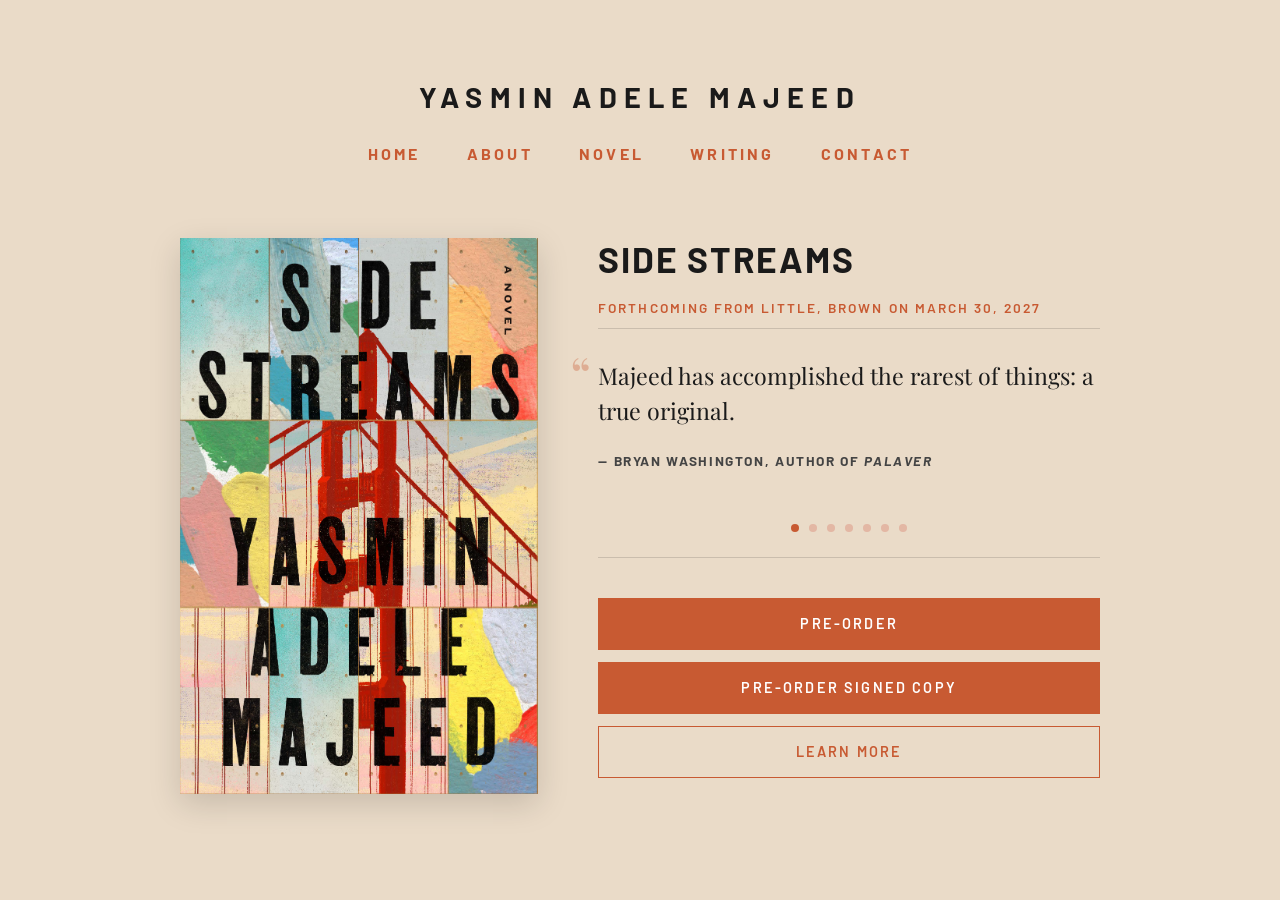
<file: index.html>
<!DOCTYPE html>
<html lang="en">
<head>
    <meta charset="UTF-8">
    <meta name="viewport" content="width=device-width, initial-scale=1.0">
    <title>Yasmin Adele Majeed</title>
    <meta name="description" content="Yasmin Adele Majeed is a writer based in New York. Her debut novel, Side Streams, is forthcoming from Little, Brown.">
    
    <link rel="icon" href="data:image/svg+xml,<svg xmlns=%22http://www.w3.org/2000/svg%22 viewBox=%220 0 100 100%22><text y=%22.9em%22 font-size=%2280%22 fill=%22%23d14c36%22>౨ৎ</text></svg>">
    
    <!-- Added Playfair Display for editorial blurb quotes alongside Barlow -->
    <link href="https://fonts.googleapis.com/css2?family=Barlow:ital,wght@0,300;0,400;0,500;0,600;0,700;1,300;1,400;1,600&family=Playfair+Display:ital,wght@0,400;0,600;1,400;1,600&display=swap" rel="stylesheet">
    <style>
        :root {
            --bg-color: #EADBC8; 
            --text-color: #1a1a1a;
            --accent: #C85A32; 
            --font-main: 'Barlow', sans-serif;
            --font-quote: 'Playfair Display', Georgia, serif;
        }

        * {
            box-sizing: border-box;
        }

        body {
            margin: 0;
            padding: 0;
            background-color: var(--bg-color);
            color: var(--text-color);
            font-family: var(--font-main);
            line-height: 1.8;
            font-weight: 500;
            -webkit-font-smoothing: antialiased;
            animation: fadeIn 1.2s ease-in;
            overflow-x: hidden;
        }

        @keyframes fadeIn {
            from { opacity: 0; transform: translateY(10px); }
            to { opacity: 1; transform: translateY(0); }
        }

        /* Navigation */
        nav { 
            padding: 80px 20px 30px 20px; 
            text-align: center; 
        }

        .site-title {
            font-size: 1.8rem;
            letter-spacing: 0.25em;
            text-transform: uppercase;
            text-decoration: none !important;
            border: none !important;
            color: var(--text-color);
            display: block;
            margin-bottom: 25px;
            font-weight: 700 !important;
            line-height: 1.2;
        }

        .nav-links {
            text-transform: uppercase;
            letter-spacing: 0.2em;
            font-size: 1rem;
            font-weight: 700 !important;
        }

        .nav-links a {
            text-decoration: none;
            color: var(--accent);
            margin: 0 20px;
            transition: opacity 0.3s;
        }

        .nav-links a:hover { opacity: 0.6; }

        /* Layout Container */
        .content-wrapper {
            max-width: 1000px;
            margin: 0 auto;
            display: flex;
            align-items: flex-start;
            gap: 60px;
            padding: 40px 40px 100px 40px;
            position: relative;
        }

        /* Cover Art Frame */
        .photo-side {
            flex: 1;
            max-width: 420px;
        }

        .hero-image {
            width: 100%;
            height: auto;
            display: block;
            box-shadow: 0 10px 30px rgba(0, 0, 0, 0.15);
        }

        .text-side {
            flex: 1.4;
            display: flex;
            flex-direction: column;
        }

        .anticipation-badge {
            font-size: 0.85rem;
            text-transform: uppercase;
            letter-spacing: 0.15em;
            color: var(--accent);
            font-weight: 600;
            margin-bottom: 8px;
        }

        .book-title-heading {
            font-size: 2.2rem;
            line-height: 1.2;
            margin: 0 0 15px 0;
            font-weight: 700;
            letter-spacing: 0.05em;
            text-transform: uppercase;
        }

        /* Editorial Blurb Slider */
        .blurbs-slider-wrapper {
            border-top: 1px solid rgba(26, 26, 26, 0.15);
            border-bottom: 1px solid rgba(26, 26, 26, 0.15);
            padding: 30px 0 25px 0;
            margin-bottom: 40px;
            position: relative;
            min-height: 230px;
            display: flex;
            flex-direction: column;
            justify-content: space-between;
        }

        .blurb-slide {
            display: none;
            animation: slideFade 0.5s ease-in-out;
        }

        .blurb-slide.active {
            display: block;
        }

        @keyframes slideFade {
            from { opacity: 0; }
            to { opacity: 1; }
        }

        .blurb-quote {
            font-family: var(--font-quote);
            font-size: 1.45rem;
            line-height: 1.5;
            font-weight: 400;
            color: #1a1a1a;
            margin: 0 0 20px 0;
            position: relative;
        }

        /* Accent quotation mark decoration */
        .blurb-quote::before {
            content: "“";
            font-family: var(--font-quote);
            font-size: 3.2rem;
            color: var(--accent);
            position: absolute;
            left: -28px;
            top: -10px;
            opacity: 0.35;
            line-height: 1;
        }

        .blurb-author {
            display: block;
            font-family: var(--font-main);
            font-weight: 700;
            font-size: 0.85rem;
            letter-spacing: 0.12em;
            text-transform: uppercase;
            color: #444;
            font-style: normal;
        }

        .blurb-author em {
            font-style: italic;
        }

        /* Slider Controls (Centered Dots Only) */
        .slider-controls {
            display: flex;
            align-items: center;
            justify-content: center;
            margin-top: 25px;
        }

        .dots-container {
            display: flex;
            gap: 10px;
        }

        .dot {
            width: 8px;
            height: 8px;
            border-radius: 50%;
            background-color: rgba(209, 76, 54, 0.25);
            cursor: pointer;
            transition: background-color 0.3s, transform 0.2s ease;
        }

        .dot:hover {
            transform: scale(1.2);
        }

        .dot.active {
            background-color: var(--accent);
        }

        /* Action Buttons Layout - Stacked Vertically */
        .action-buttons {
            display: flex;
            flex-direction: column;
            gap: 12px;
            width: 100%;
        }

        /* Primary Button */
        .btn-primary {
            display: block;
            text-align: center;
            font-family: var(--font-main);
            background-color: var(--accent);
            color: #ffffff !important;
            border: 1px solid var(--accent);
            padding: 12px 28px;
            font-size: 0.9rem;
            font-weight: 600;
            text-transform: uppercase;
            letter-spacing: 0.15em;
            cursor: pointer;
            transition: opacity 0.2s ease, transform 0.1s ease;
            text-decoration: none !important;
        }

        .btn-primary:hover {
            opacity: 0.88;
            text-decoration: none !important;
        }

        .btn-primary:active {
            transform: scale(0.98);
        }

        /* Secondary Button (Read More) */
        .btn-secondary {
            display: block;
            text-align: center;
            font-family: var(--font-main);
            background-color: transparent;
            color: var(--accent) !important;
            border: 1px solid var(--accent);
            padding: 12px 28px;
            font-size: 0.9rem;
            font-weight: 600;
            text-transform: uppercase;
            letter-spacing: 0.15em;
            cursor: pointer;
            transition: background-color 0.2s ease, color 0.2s ease, transform 0.1s ease;
            text-decoration: none !important;
        }

        .btn-secondary:hover {
            background-color: var(--accent);
            color: #ffffff !important;
            text-decoration: none !important;
        }

        .btn-secondary:active {
            transform: scale(0.98);
        }

        a {
            color: var(--accent);
            text-decoration: none;
            transition: opacity 0.2s;
        }

        a:hover { opacity: 0.7; text-decoration: underline; }

        /* Custom Highlight Color */
        ::selection {
            background-color: #b9d8e5; 
            color: #1a1a1a;            
        }

        ::-moz-selection {
            background-color: #b9d8e5;
            color: #1a1a1a;
        }

        /* Responsive Mobile Layout */
        @media (max-width: 768px) {
            nav {
                padding: 50px 20px 20px 20px;
            }
            
            .site-title {
                font-size: 1.5rem;
                letter-spacing: 0.1em;
            }

            .nav-links a {
                margin: 0 10px;
                font-size: 0.9rem;
            }

            .content-wrapper {
                flex-direction: column;
                align-items: center;
                padding: 0 25px 60px 25px;
                gap: 40px;
            }

            .photo-side {
                max-width: 280px;
            }

            .blurb-quote {
                font-size: 1.25rem;
            }

            .blurb-quote::before {
                display: none;
            }
        }
    </style>
</head>
<body>

    <nav>
        <a href="index.html" class="site-title">Yasmin Adele Majeed</a>
        <div class="nav-links">
            <a href="index.html">Home</a>
            <a href="about.html">About</a>
            <a href="novel.html">Novel</a>
            <a href="writing.html">Writing</a>
            <a href="contact.html">Contact</a>
        </div>
    </nav>

    <main class="content-wrapper">
        <div class="photo-side">
            <a href="novel.html">
                <img src="SideStreamsCover.jpg" alt="The book cover for Side Streams." class="hero-image">
            </a>
        </div>

        <!-- BOOK DETAILS COLUMN -->
        <div class="text-side">
            <h1 class="book-title-heading">Side Streams</h1>
            <div class="anticipation-badge">Forthcoming from Little, Brown on March 30, 2027</div>

            <!-- EDITORIAL SLIDING BLURBS -->
            <div class="blurbs-slider-wrapper">
                
                <div class="blurb-slide active">
                    <blockquote class="blurb-quote">
                        Majeed has accomplished the rarest of things: a true original.
                    </blockquote>
                    <span class="blurb-author">— Bryan Washington, author of <em>Palaver</em></span>
                </div>
                
                <div class="blurb-slide">
                    <blockquote class="blurb-quote">
                        At once a queer coming-of-age story, an exploration of art and friendship across decades, and a poignant consideration of diaspora, return, and what it might take to start again.
                    </blockquote>
                    <span class="blurb-author">— Eliana Ramage, author of <em>To the Moon and Back</em></span>
                </div>
                
                <div class="blurb-slide">
                    <blockquote class="blurb-quote">
                        Majeed's shimmering, love-soaked rendering of the Bay Area soars; a novel to cherish and remember.
                    </blockquote>
                    <span class="blurb-author">— Sarah Thankam Mathews, author of <em>All This Could Be Different</em></span>
                </div>
                
                <div class="blurb-slide">
                    <blockquote class="blurb-quote">
                        Yasmin Adele Majeed weaves desire, art-making, and noticing itself into this Bay Area immigrant community in prose so tender I felt as though I’d known these characters for years.
                    </blockquote>
                    <span class="blurb-author">— Nishanth Injam, author of <em>The Best Possible Experience</em></span>
                </div>

                <div class="blurb-slide">
                    <blockquote class="blurb-quote">
                        Only one book in and Majeed is already an essential voice.
                    </blockquote>
                    <span class="blurb-author">— Anthony Marra, author of <em>Mercury Pictures Presents</em></span>
                </div>

                <div class="blurb-slide">
                    <blockquote class="blurb-quote">
                        A sweeping yet intimate debut novel that explores family secrets, the bonds of friendship, art’s power to impact communities, and more.
                    </blockquote>
                    <span class="blurb-author">— Daphne Palasi Andreades, author of <em>Lucid Dreams</em> and <em>Brown Girls</em></span>
                </div>

                <div class="blurb-slide">
                    <blockquote class="blurb-quote">
                        This astonishingly beautiful and layered portrait of community heralds a bright new voice in fiction.
                    </blockquote>
                    <span class="blurb-author">— Elaine Hsieh Chou, author of <em>Where Are You Really From</em> and <em>Disorientation</em></span>
                </div>

                <!-- DOTS CONTROL ONLY -->
                <div class="slider-controls">
                    <div class="dots-container" id="dotsContainer"></div>
                </div>
            </div>

            <!-- ACTION BUTTONS BENEATH BLURBS (STACKED VERTICALLY) -->
            <div class="action-buttons">
                <a href="https://www.hachettebookgroup.com/titles/yasmin-adele-majeed/side-streams/9780316609975/?lens=little-brown" class="btn-primary" target="_blank" rel="noopener noreferrer">Pre-Order</a>
                <a href="https://bookculture.com/blog/featured-author-yasmin-adele-majeed" class="btn-primary" target="_blank" rel="noopener noreferrer">Pre-Order Signed Copy</a>
                <a href="novel.html" class="btn-secondary">Learn More</a>
            </div>
        </div>
    </main>

    <script>
        // Blurb Slider Script
        let currentSlide = 0;
        const slides = document.querySelectorAll('.blurb-slide');
        const dotsContainer = document.getElementById('dotsContainer');
        let slideInterval;

        // Create pagination dots
        slides.forEach((_, index) => {
            const dot = document.createElement('div');
            dot.classList.add('dot');
            if (index === 0) dot.classList.add('active');
            dot.addEventListener('click', () => {
                goToSlide(index);
                resetTimer();
            });
            dotsContainer.appendChild(dot);
        });

        const dots = document.querySelectorAll('.dot');

        function updateSlider() {
            slides.forEach((slide, index) => {
                slide.classList.remove('active');
                dots[index].classList.remove('active');
            });
            slides[currentSlide].classList.add('active');
            dots[currentSlide].classList.add('active');
        }

        function nextSlide() {
            currentSlide = (currentSlide + 1) % slides.length;
            updateSlider();
        }

        function goToSlide(index) {
            currentSlide = index;
            updateSlider();
        }

        function resetTimer() {
            clearInterval(slideInterval);
            slideInterval = setInterval(nextSlide, 7000);
        }

        // Start auto-advance every 7 seconds
        slideInterval = setInterval(nextSlide, 7000);

        // Sparkle Mouse Trail (throttled for smooth performance)
        let lastSparkle = 0;
        document.addEventListener('mousemove', function(e) {
            const now = Date.now();
            if (now - lastSparkle < 40) return;
            lastSparkle = now;

            const sparkle = document.createElement('span');
            sparkle.innerHTML = '✧'; 
            sparkle.style.position = 'fixed';
            sparkle.style.left = e.clientX + 'px';
            sparkle.style.top = e.clientY + 'px';
            sparkle.style.color = '#B9D9EB'; 
            sparkle.style.pointerEvents = 'none';
            sparkle.style.fontSize = Math.random() * (20 - 10) + 10 + 'px';
            sparkle.style.zIndex = '9999';
            
            sparkle.animate([
                { transform: 'translate(0, 0) scale(1)', opacity: 1 },
                { transform: `translate(${(Math.random() - 0.5) * 40}px, -40px) scale(0)`, opacity: 0 }
            ], {
                duration: 1000,
                easing: 'ease-out'
            });

            document.body.appendChild(sparkle);
            
            setTimeout(() => {
                sparkle.remove();
            }, 1000);
        });
    </script>
</body>
</html>
</file>
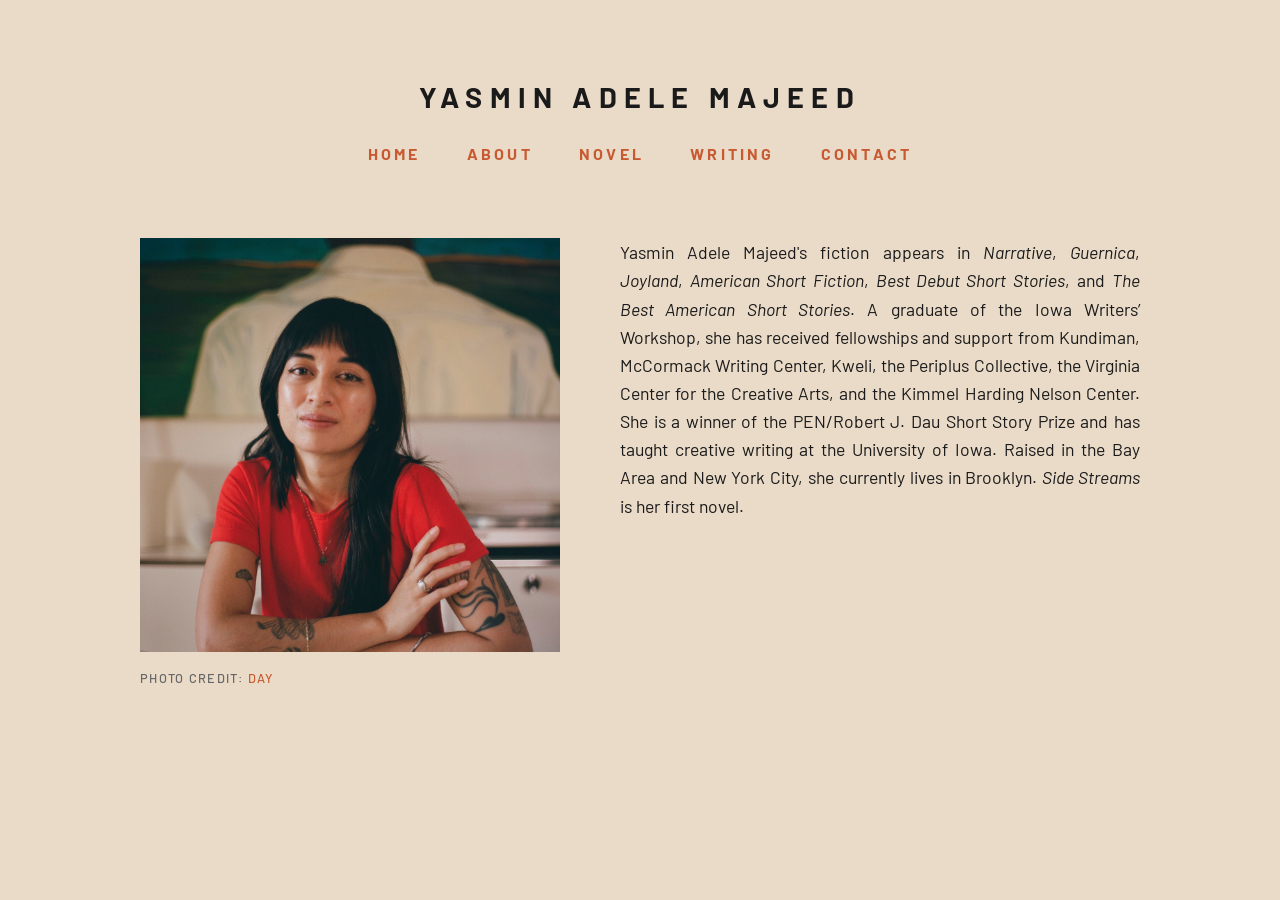
<file: about.html>
<!DOCTYPE html>
<html lang="en">
<head>
    <meta charset="UTF-8">
    <meta name="viewport" content="width=device-width, initial-scale=1.0">
    <title>Yasmin Adele Majeed</title>
    <meta name="description" content="Yasmin Adele Majeed is a writer based in New York. Her debut novel, Side Streams, is forthcoming from Little, Brown.">
    
    <link rel="icon" href="data:image/svg+xml,<svg xmlns=%22http://www.w3.org/2000/svg%22 viewBox=%220 0 100 100%22><text y=%22.9em%22 font-size=%2280%22 fill=%22%23d14c36%22>౨ৎ</text></svg>">
    
<link href="https://fonts.googleapis.com/css2?family=Barlow:ital,wght@0,300;0,400;0,500;0,600;0,700;0,800&display=swap" rel="stylesheet">    <style>
        :root {
            --bg-color: #EADBC8; 
            --text-color: #1a1a1a;
            --accent: #C85A32; 
            --font-main: 'Barlow', sans-serif;
        }

      body {
    margin: 0;
    padding: 0;
    background-color: var(--bg-color);
    color: var(--text-color);
    font-family: var(--font-main);
    line-height: 1.8;
    font-weight: 500; /* Changed from 300 to 500 for a thicker, clearer text */
    -webkit-font-smoothing: antialiased;
    animation: fadeIn 1.2s ease-in;
}
        @keyframes fadeIn {
            from { opacity: 0; transform: translateY(10px); }
            to { opacity: 1; transform: translateY(0); }
        }

        /* Navigation */
        nav { 
            padding: 80px 20px 30px 20px; 
            text-align: center; 
        }

        .site-title {
            font-size: 1.8rem;
            letter-spacing: 0.25em;
            text-transform: uppercase;
            text-decoration: none !important;
            border: none !important;
            color: var(--text-color);
            display: block;
            margin-bottom: 25px;
            font-weight: 700 !important;
            line-height: 1.2;
        }

        .nav-links {
            text-transform: uppercase;
            letter-spacing: 0.2em;
            font-size: 1rem;
            font-weight: 700 !important;
        }

        .nav-links a {
            text-decoration: none;
            color: var(--accent);
            margin: 0 20px;
            transition: opacity 0.3s;
        }

        .nav-links a:hover { opacity: 0.6; }

        /* Side-by-Side Container */
        .content-wrapper {
            max-width: 1000px;
            margin: 0 auto;
            display: flex;
            align-items: flex-start;
            gap: 60px;
            padding: 40px 40px 100px 40px;
            position: relative; /* Sets anchor base for absolute stickers */
        }

        .photo-side {
            flex: 1;
            max-width: 420px;
        }

        .hero-image {
            width: 100%;
            height: auto;
            display: block;
        }

        .photo-credit {
            font-size: 0.8rem;
            text-transform: uppercase;
            letter-spacing: 0.1em;
            color: #666;
            margin-top: 15px;
            display: block;
            font-weight: 500;
        }

        .text-side {
            flex: 1.2;
        }

        .announcement {
            font-size: 1.25rem;
            margin-bottom: 30px;
            font-weight: 400;
            line-height: 1.5;
        }

        .bio {
                font-size: 1.1rem;
    text-align: justify;
    font-weight: 400; /* Thicker, high-readability weight */
    line-height: 1.6;  /* Closer, compact line spacing */
        }

        a {
            color: var(--accent);
            text-decoration: none;
            transition: opacity 0.2s;
        }

        a:hover { opacity: 0.7; text-decoration: underline; }

        /* Custom Highlight Color */
        ::selection {
            background-color: #b9d8e5; 
            color: #1a1a1a;           
        }

        ::-moz-selection {
            background-color: #b9d8e5;
            color: #1a1a1a;
        }

    

        /* Responsive Mobile Layout */
        @media (max-width: 768px) {
            nav {
                padding: 50px 20px 20px 20px;
            }
            
            .site-title {
                font-size: 1.5rem;
                letter-spacing: 0.1em;
            }

            .content-wrapper {
                flex-direction: column;
                align-items: center;
                padding: 0 25px 60px 25px;
                gap: 30px;
            }

            .photo-side {
                max-width: 100%;
            }
        }
    </style>
</head>
<body>

    <nav>
        <a href="index.html" class="site-title">Yasmin Adele Majeed</a>
        <div class="nav-links">
            <a href="index.html">Home</a>
                                  <a href="about.html">About</a>
                        <a href="novel.html">Novel</a>
            <a href="writing.html">Writing</a>
            <a href="contact.html">Contact</a>
        </div>
    </nav>

    <main class="content-wrapper">
        <div class="photo-side">
            <img src="77670005.jpeg" alt="Yasmin Adele Majeed" class="hero-image">
            <span class="photo-credit">Photo Credit: <a href="https://www.dayday.studio" target="_blank">Day</a></span>
        </div>

        <div class="text-side">

            <div class="bio">
              Yasmin Adele Majeed's fiction appears in <em>Narrative</em>, <em>Guernica</em>, <em>Joyland</em>, <em>American Short Fiction</em>, <em>Best Debut Short Stories</em>, and <em>The Best American Short Stories</em>. A graduate of the Iowa Writers’ Workshop, she has received fellowships and support from Kundiman, McCormack Writing Center, Kweli, the Periplus Collective, the Virginia Center for the Creative Arts, and the Kimmel Harding Nelson Center. She is a winner of the PEN/Robert J. Dau Short Story Prize and has taught creative writing at the University of Iowa. Raised in the Bay Area and New York City, she currently lives in Brooklyn. <em>Side Streams</em> is her first novel.
            </div>
        </div>

        
    </main>

<script>
// Sparkle Mouse Trail
document.addEventListener('mousemove', function(e) {
  const sparkle = document.createElement('span');
  sparkle.innerHTML = '✧'; 
  sparkle.style.position = 'absolute';
  sparkle.style.left = e.pageX + 'px';
  sparkle.style.top = e.pageY + 'px';
  sparkle.style.color = '#B9D9EB'; 
  sparkle.style.pointerEvents = 'none';
  sparkle.style.fontSize = Math.random() * (20 - 10) + 10 + 'px';
  sparkle.style.zIndex = '9999';
  
  sparkle.animate([
    { transform: 'translate(0, 0) scale(1)', opacity: 1 },
    { transform: `translate(${(Math.random() - 0.5) * 40}px, -40px) scale(0)`, opacity: 0 }
  ], {
    duration: 1000,
    easing: 'ease-out'
  });

  document.body.appendChild(sparkle);
  
  setTimeout(() => {
    sparkle.remove();
  }, 1000);
});


</script>
</body>
</html>
</file>
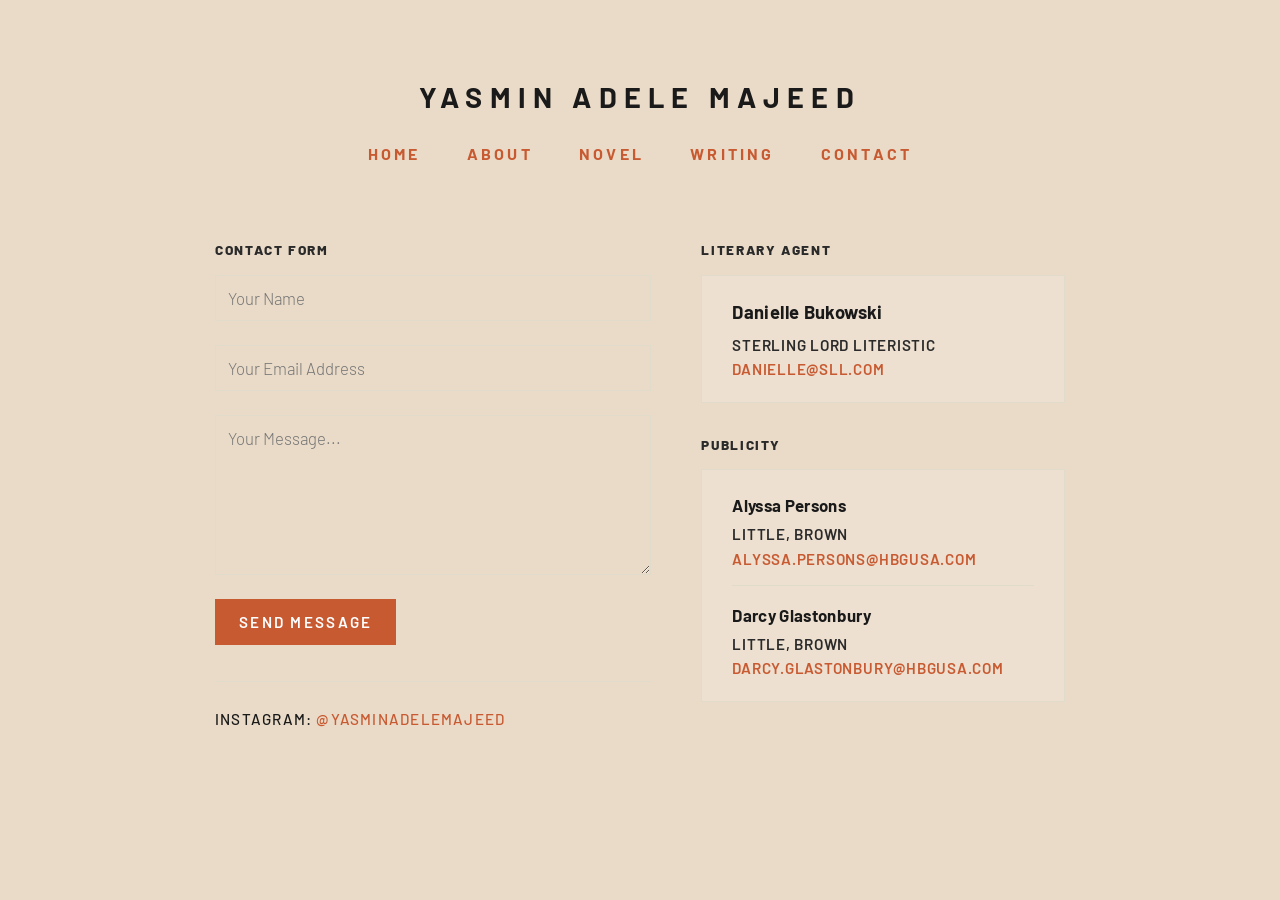
<file: contact.html>
<!DOCTYPE html>
<html lang="en">
<head>
    <meta charset="UTF-8">
    <meta name="viewport" content="width=device-width, initial-scale=1.0">
    <title>Contact — Yasmin Adele Majeed</title>
    <meta name="description" content="Contact page.">
    
    <link rel="icon" href="data:image/svg+xml,<svg xmlns=%22http://www.w3.org/2000/svg%22 viewBox=%220 0 100 100%22><text y=%22.9em%22 font-size=%2280%22 fill=%22%23d14c36%22>౨ৎ</text></svg>">
    
<link href="https://fonts.googleapis.com/css2?family=Barlow:ital,wght@0,300;0,400;0,500;0,600;0,700;0,800&display=swap" rel="stylesheet">    <style>
        :root {
            --bg-color: #EADBC8; 
            --text-color: #1a1a1a;
            --accent: #C85A32; 
            --font-main: 'Barlow', sans-serif;
            --border-color: #e0dbca;
        }

      body {
    margin: 0;
    padding: 0;
    background-color: var(--bg-color);
    color: var(--text-color);
    font-family: var(--font-main);
    line-height: 1.8;
    font-weight: 500;
    -webkit-font-smoothing: antialiased;
    animation: fadeIn 1.2s ease-in;
}

        @keyframes fadeIn {
            from { opacity: 0; transform: translateY(10px); }
            to { opacity: 1; transform: translateY(0); }
        }

        /* Navigation */
        nav { 
            padding: 80px 20px 30px 20px; 
            text-align: center; 
        }

        .site-title {
            font-size: 1.8rem;
            letter-spacing: 0.25em;
            text-transform: uppercase;
            text-decoration: none !important;
            border: none !important;
            color: var(--text-color);
            display: block;
            margin-bottom: 25px;
            font-weight: 700 !important;
            line-height: 1.2;
        }

        .nav-links {
            text-transform: uppercase;
            letter-spacing: 0.2em;
            font-size: 1rem;
            font-weight: 700 !important;
        }

        .nav-links a {
            text-decoration: none;
            color: var(--accent);
            margin: 0 20px;
            transition: opacity 0.3s;
        }

        .nav-links a:hover { opacity: 0.6; }

        /* Narrower Two-Column Frame */
        .content-wrapper {
            max-width: 850px;
            margin: 0 auto;
            padding: 40px 40px 100px 40px;
            position: relative;
        }

        .split-layout {
            display: flex;
            align-items: flex-start;
            gap: 50px;
        }

        .form-side {
            flex: 1.2;
            display: flex;
            flex-direction: column;
        }

        .info-side {
            flex: 1;
            position: sticky;
            top: 40px;
            display: flex;
            flex-direction: column;
            gap: 30px;
        }

        a {
            color: var(--accent);
            text-decoration: none;
            transition: opacity 0.2s;
        }

        a:hover { opacity: 0.7; text-decoration: underline; }

        /* Custom Highlight Color */
        ::selection {
            background-color: #b9d8e5; 
            color: #1a1a1a;            
        }

        ::-moz-selection {
            background-color: #b9d8e5;
            color: #1a1a1a;
        }

        /* Form Styling */
        form {
            display: flex;
            flex-direction: column;
            gap: 24px;
        }

        .form-group {
            display: flex;
            flex-direction: column;
            gap: 6px;
        }

        .section-label {
            text-transform: uppercase;
            letter-spacing: 0.12em;
            font-weight: 800; 
            color: #2a2a2a;    
            font-size: 0.85rem;
            margin-bottom: 12px;
            display: block;
        }

        form input, form textarea {
            font-family: var(--font-main);
            font-size: 1.05rem;
            font-weight: 300;
            padding: 12px;
            background-color: transparent;
            border: 1px solid var(--border-color);
            color: var(--text-color);
            outline: none;
            transition: border-color 0.3s ease;
            width: 100%;
            box-sizing: border-box;
        }

        form input:focus, form textarea:focus {
            border-color: var(--accent);
        }

        form textarea {
            resize: vertical;
            min-height: 160px;
        }

        form button {
            font-family: var(--font-main);
            background-color: var(--accent);
            color: #ffffff;
            border: none;
            padding: 14px 24px;
            font-size: 0.95rem;
            font-weight: 600;
            text-transform: uppercase;
            letter-spacing: 0.15em;
            cursor: pointer;
            transition: opacity 0.2s ease, transform 0.1s ease;
            align-self: flex-start;
        }

        form button:hover {
            opacity: 0.9;
        }
        
        form button:active {
            transform: scale(0.98);
        }

        /* Left Column Social Link */
        .left-social-container {
            margin-top: 36px;
            padding-top: 24px;
            border-top: 1px solid var(--border-color);
        }

        .social-link-text {
            font-size: 0.95rem;
            text-transform: uppercase;
            letter-spacing: 0.08em;
            color: var(--text-color);
            font-weight: 500;
        }

        /* Right Panel Cards with Reduced Vertical Padding */
        .agent-card {
            border: 1px solid var(--border-color);
            padding: 20px 30px;
            background-color: rgba(255, 255, 255, 0.15);
            box-sizing: border-box;
        }

        .agent-title {
            font-size: 1.15rem;
            font-weight: 700; /* Made bolder and more prominent */
            letter-spacing: 0.02em;
            margin-top: 0;
            margin-bottom: 4px;
            color: var(--text-color);
        }

        .agent-agency {
            font-size: 0.95rem;
            text-transform: uppercase;
            letter-spacing: 0.05em;
            color: #2a2a2a; /* Darker color for high contrast and readability */
            font-weight: 600; /* Bolder weight */
            line-height: 1.6;
        }

        .contact-divider {
            margin: 14px 0;
            border: none;
            border-top: 1px solid var(--border-color);
        }
      
        /* Responsive Breakpoints */
        @media (max-width: 768px) {
            nav {
                padding: 50px 20px 20px 20px;
            }
            
            .site-title {
                font-size: 1.5rem;
                letter-spacing: 0.1em;
            }

            .content-wrapper {
                padding: 0 25px 60px 25px;
            }

            .split-layout {
                flex-direction: column;
                gap: 50px;
            }

            .form-side, .info-side {
                width: 100%;
            }

            form button {
                width: 100%;
            }
        }
    </style>
</head>
<body>

    <nav>
        <a href="index.html" class="site-title">Yasmin Adele Majeed</a>
        <div class="nav-links">
            <a href="index.html">Home</a>
            <a href="about.html">About</a>
            <a href="novel.html">Novel</a>
            <a href="writing.html">Writing</a>
            <a href="contact.html">Contact</a>
        </div>
    </nav>

    <main class="content-wrapper">
        <div class="split-layout">
            <!-- LEFT COLUMN: FORM & INSTAGRAM -->
            <div class="form-side">
                <span class="section-label">Contact Form</span>
                <form action="https://formspree.io/f/mvgrwdyd" method="POST">
                    <div class="form-group">
                        <label for="name" style="display:none;">Name</label>
                        <input type="text" id="name" name="name" placeholder="Your Name" required autocomplete="name">
                    </div>

                    <div class="form-group">
                        <label for="email" style="display:none;">Email Address</label>
                        <input type="email" id="email" name="_replyto" placeholder="Your Email Address" required autocomplete="email">
                    </div>

                    <div class="form-group">
                        <label for="message" style="display:none;">Message</label>
                        <textarea id="message" name="message" placeholder="Your Message..." required></textarea>
                    </div>

                    <button type="submit">Send Message</button>
                </form>

                <!-- Instagram link in left column -->
                <div class="left-social-container">
                    <div class="social-link-text">
                        Instagram: <a href="https://www.instagram.com/yasminadelemajeed">@yasminadelemajeed</a>
                    </div>
                </div>
            </div>

            <!-- RIGHT COLUMN: LITERARY AGENT & PUBLICITY -->
            <div class="info-side">
                <div>
                    <span class="section-label">Literary Agent</span>
                    <div class="agent-card">
                        <h2 class="agent-title">Danielle Bukowski</h2>
                        <div class="agent-agency">
                            Sterling Lord Literistic<br>
                            <a href="mailto:danielle@sll.com">danielle@sll.com</a>
                        </div>
                    </div>
                </div>

                <div>
                    <span class="section-label">Publicity</span>
                    <div class="agent-card">
                        <h2 class="agent-title" style="font-size: 1.05rem; margin-bottom: 2px;">Alyssa Persons</h2>
                        <div class="agent-agency">
                            Little, Brown<br>
                           <a href="mailto:alyssa.persons@hbgusa.com">alyssa.persons@hbgusa.com</a>
                        </div>
                        
                        <hr class="contact-divider">

                        <h2 class="agent-title" style="font-size: 1.05rem; margin-bottom: 2px;">Darcy Glastonbury</h2>
                        <div class="agent-agency">
                            Little, Brown<br>
                          <a href="mailto:darcy.glastonbury@hbgusa.com">darcy.glastonbury@hbgusa.com</a>
                        </div>
                    </div>
                </div>
            </div>
        </div>
    </main>

<script>
// Sparkle Mouse Trail
document.addEventListener('mousemove', function(e) {
  const sparkle = document.createElement('span');
  sparkle.innerHTML = '✧'; 
  sparkle.style.position = 'absolute';
  sparkle.style.left = e.pageX + 'px';
  sparkle.style.top = e.pageY + 'px';
  sparkle.style.color = '#B9D9EB'; 
  sparkle.style.pointerEvents = 'none';
  sparkle.style.fontSize = Math.random() * (20 - 10) + 10 + 'px';
  sparkle.style.zIndex = '9999';
  
  sparkle.animate([
    { transform: 'translate(0, 0) scale(1)', opacity: 1 },
    { transform: `translate(${(Math.random() - 0.5) * 40}px, -40px) scale(0)`, opacity: 0 }
  ], {
    duration: 1000,
    easing: 'ease-out'
  });

  document.body.appendChild(sparkle);
  
  setTimeout(() => {
    sparkle.remove();
  }, 1000);
});
</script>

    <script>
      window.onbeforeunload = () => {  
        for(const form of document.getElementsByTagName('form')) {    
          form.reset();  
        }
      }
    </script>
  </body>
</html>
</file>
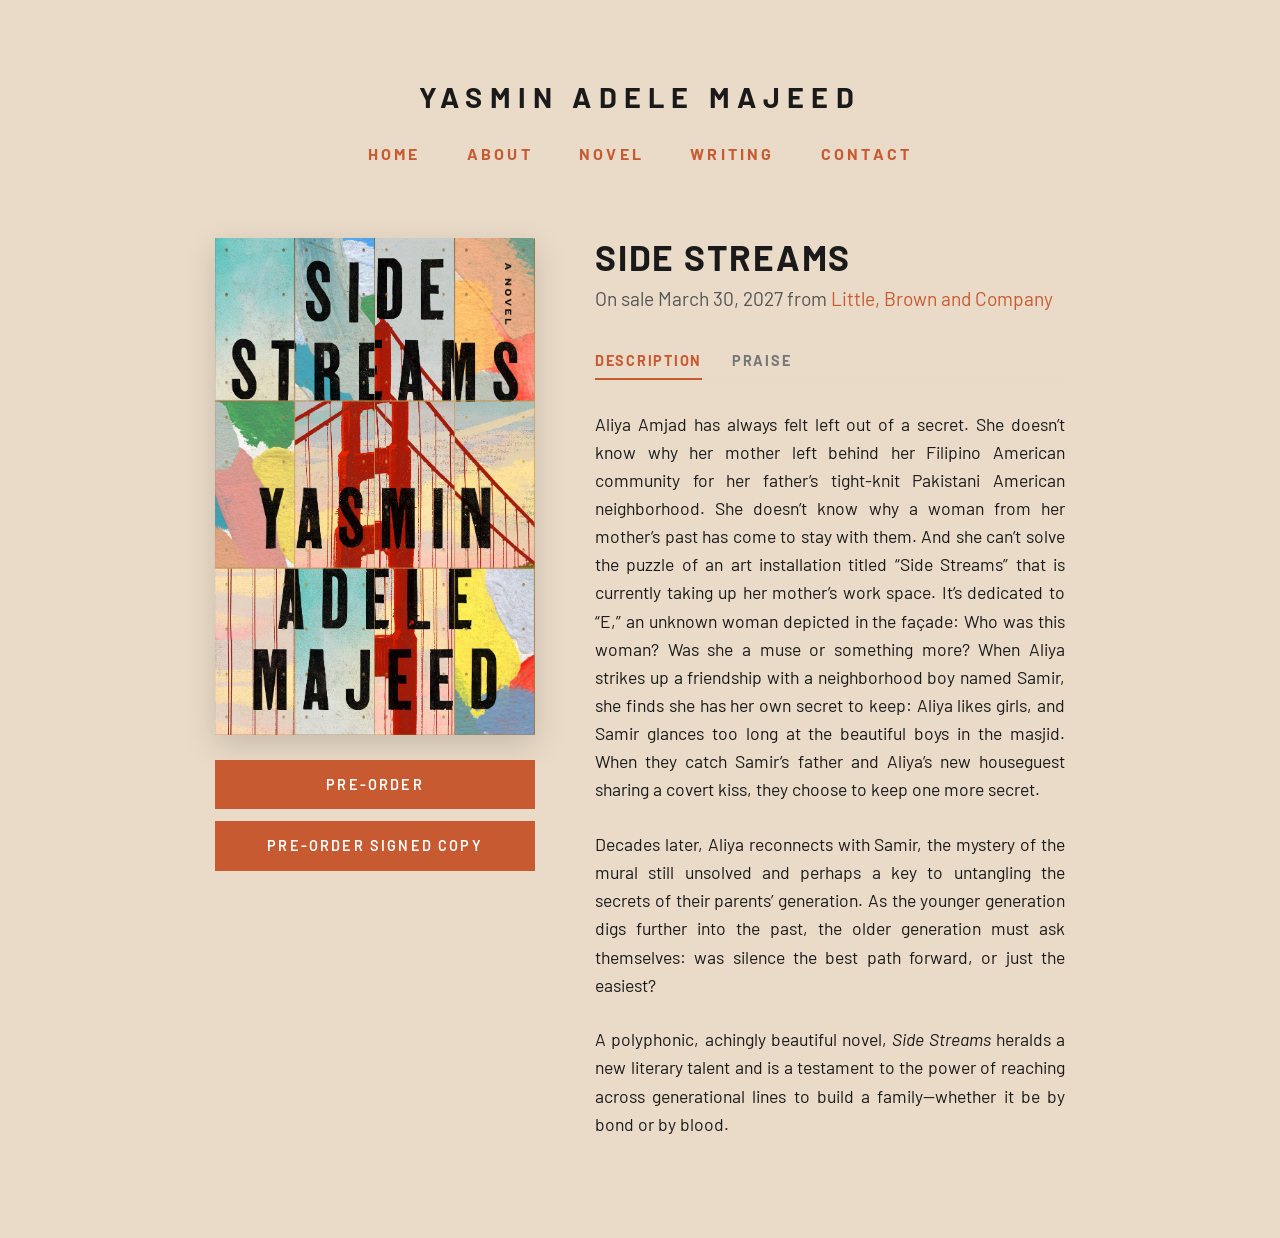
<file: novel.html>
<!DOCTYPE html>
<html lang="en">
<head>
    <meta charset="UTF-8">
    <meta name="viewport" content="width=device-width, initial-scale=1.0">
    <title>Side Streams — Yasmin Adele Majeed</title>
    <meta name="description" content="About Side Streams, a debut novel by Yasmin Adele Majeed, forthcoming from Little, Brown.">
    
    <link rel="icon" href="data:image/svg+xml,<svg xmlns=%22http://www.w3.org/2000/svg%22 viewBox=%220 0 100 100%22><text y=%22.9em%22 font-size=%2280%22 fill=%22%23d14c36%22>౨ৎ</text></svg>">
    <link href="https://fonts.googleapis.com/css2?family=Barlow:ital,wght@0,300;0,400;0,500;0,600;0,700;0,800&display=swap" rel="stylesheet">    
    <style>
        :root {
            --bg-color: #EADBC8; 
            --text-color: #1a1a1a;
            --accent: #C85A32; 
            --font-main: 'Barlow', sans-serif;
            --border-color: #e0dbca;
        }

        body {
            margin: 0;
            padding: 0;
            background-color: var(--bg-color);
            color: var(--text-color);
            font-family: var(--font-main);
            line-height: 1.8;
            font-weight: 500;
            -webkit-font-smoothing: antialiased;
            animation: fadeIn 1.2s ease-in;
        }

        @keyframes fadeIn {
            from { opacity: 0; transform: translateY(10px); }
            to { opacity: 1; transform: translateY(0); }
        }

        /* Navigation */
        nav { 
            padding: 80px 20px 30px 20px; 
            text-align: center; 
        }

        .site-title {
            font-size: 1.8rem;
            letter-spacing: 0.25em;
            text-transform: uppercase;
            text-decoration: none !important;
            border: none !important;
            color: var(--text-color);
            display: block;
            margin-bottom: 25px;
            font-weight: 700 !important;
            line-height: 1.2;
        }

        .nav-links {
            text-transform: uppercase;
            letter-spacing: 0.2em;
            font-size: 1rem;
            font-weight: 700 !important;
        }

        .nav-links a {
            text-decoration: none;
            color: var(--accent);
            margin: 0 20px;
            transition: opacity 0.3s;
        }

        .nav-links a:hover { opacity: 0.6; }

        /* Layout Container */
        .content-wrapper {
            max-width: 850px;
            margin: 0 auto;
            display: flex;
            align-items: flex-start;
            gap: 60px;
            padding: 40px 40px 100px 40px;
            position: relative;
        }

        /* Left Column: Cover & Preorder Buttons Below */
        .book-jacket-side {
            flex: 1;
            max-width: 320px;
            width: 100%;
            position: sticky;
            top: 40px;
            display: flex;
            flex-direction: column;
            gap: 25px;
        }

        .book-jacket-side img {
            width: 100%;
            height: auto;
            display: block;
            box-shadow: 0 10px 30px rgba(0, 0, 0, 0.15);
        }

        /* Right Column: Book Details */
        .book-info-side {
            flex: 1.4;
            min-width: 0; 
        }

        .book-title {
            font-size: 2.2rem;
            font-weight: 700;
            text-transform: uppercase;
            letter-spacing: 0.05em;
            margin-top: 0;
            margin-bottom: 5px;
            line-height: 1.1;
        }

        .book-subtitle {
            font-size: 1.2rem;
            color: #555;
            margin-bottom: 35px;
            font-weight: 400;
        }

        .book-subtitle a {
            color: var(--accent);
            text-decoration: none;
        }

        .book-subtitle a:hover {
            text-decoration: underline;
        }

        /* Tab Architecture */
        .tab-menu {
            display: flex;
            gap: 30px;
            border-bottom: 1px solid var(--border-color);
            padding-bottom: 10px;
            margin-bottom: 30px;
        }

        .tab-button {
            background: none;
            border: none;
            font-family: var(--font-main);
            font-size: 0.9rem;
            text-transform: uppercase;
            letter-spacing: 0.12em;
            font-weight: 700;
            color: #777;
            cursor: pointer;
            padding: 0;
            transition: color 0.2s ease;
        }

        .tab-button:hover {
            color: var(--accent);
        }

        .tab-button.active {
            color: var(--accent);
            position: relative;
        }

        .tab-button.active::after {
            content: "";
            position: absolute;
            bottom: -11px;
            left: 0;
            width: 100%;
            height: 2px;
            background-color: var(--accent);
        }

        /* Tab Content */
        .tab-content {
            display: none; 
            animation: tabFade 0.4s ease-out;
        }

        .tab-content.active {
            display: block; 
        }

        @keyframes tabFade {
            from { opacity: 0; transform: translateY(5px); }
            to { opacity: 1; transform: translateY(0); }
        }

        /* Synopsis Text */
        .synopsis-text {
            font-size: 1.1rem;
            text-align: justify;
            font-weight: 400; 
            line-height: 1.6;  
        }

        .synopsis-text p {
            margin-top: 0;
            margin-bottom: 1.5em;
        }

        .synopsis-text p:last-child {
            margin-bottom: 0;
        }

        .blurb-item {
            margin-bottom: 35px;
            font-size: 1.1rem;
        }

        .blurb-text {
            font-weight: 400; 
            line-height: 1.6;  
            margin-bottom: 8px;
        }

        .blurb-author {
            display: block;
            font-size: 0.9rem;
            text-transform: uppercase;
            letter-spacing: 0.08em;
            font-weight: 700;
            text-align: right;
            margin-top: 5px;
        }

        /* Styled Preorder Section Below Image */
        .preorder-section {
            width: 100%;
        }

        .buy-list {
            list-style: none;
            padding: 0;
            margin: 0;
            display: flex;
            flex-direction: column;
            gap: 12px; 
            width: 100%; 
        }

        .buy-link-item a {
            display: block;
            text-align: center;
            font-family: var(--font-main);
            background-color: var(--accent);
            color: #ffffff !important; 
            border: none;
            padding: 12px 20px;
            font-size: 0.9rem;
            font-weight: 600;
            text-transform: uppercase;
            letter-spacing: 0.15em;
            cursor: pointer;
            transition: opacity 0.2s ease, transform 0.1s ease;
            text-decoration: none !important; 
        }

        .buy-link-item a:hover {
            opacity: 0.9;
        }

        .buy-link-item a:active {
            transform: scale(0.98);
        }

        /* Selection Colors */
        ::selection { background-color: #b9d8e5; color: #1a1a1a; }
        ::-moz-selection { background-color: #b9d8e5; color: #1a1a1a; }

        /* Mobile Breakpoints */
        @media (max-width: 768px) {
            nav { padding: 50px 20px 20px 20px; }
            .site-title { font-size: 1.5rem; letter-spacing: 0.1em; }
            .nav-links a { margin: 0 10px; font-size: 0.9rem; }

            .content-wrapper { 
                flex-direction: column; 
                align-items: center; 
                padding: 0 25px 60px 25px; 
                gap: 40px; 
            }

            .book-jacket-side { 
                max-width: 280px; 
                position: static; 
            }

            .book-info-side { width: 100%; }
            .book-title { font-size: 1.8rem; text-align: center; }
            .book-subtitle { text-align: center; margin-bottom: 25px; }
            .tab-menu { gap: 20px; justify-content: center; }
            .synopsis-text { text-align: left; }
        }
    </style>
</head>
<body>

    <nav>
        <a href="index.html" class="site-title">Yasmin Adele Majeed</a>
        <div class="nav-links">
            <a href="index.html">Home</a>
            <a href="about.html">About</a>
            <a href="novel.html">Novel</a>
            <a href="writing.html">Writing</a>
            <a href="contact.html">Contact</a>
        </div>
    </nav>

    <main class="content-wrapper">
        <!-- LEFT COLUMN: BOOK COVER & PRE-ORDER BUTTONS BELOW -->
        <div class="book-jacket-side">
            <img src="SideStreamsCover.jpg" alt="The book cover for Side Streams">

            <div class="preorder-section">
                <ul class="buy-list">
                    <li class="buy-link-item">
                        <a href="https://www.hachettebookgroup.com/titles/yasmin-adele-majeed/side-streams/9780316609975/?lens=little-brown" target="_blank">Pre-Order</a>
                    </li>
                    <li class="buy-link-item">
                        <a href="https://bookculture.com/blog/featured-author-yasmin-adele-majeed" target="_blank">Pre-Order Signed Copy</a>
                    </li>
                </ul>
            </div>
        </div>

        <!-- RIGHT COLUMN: DETAILS & TABS -->
        <div class="book-info-side">
            <h1 class="book-title">Side Streams</h1>
            <div class="book-subtitle">On sale March 30, 2027 from <span style="color: var(--accent);"><a href="https://www.hachettebookgroup.com/titles/yasmin-adele-majeed/side-streams/9780316609975/" target="_blank">Little, Brown and Company</a></span></div>

            <!-- TAB MENU HEADERS -->
            <div class="tab-menu">
                <button class="tab-button active" onclick="switchTab(event, 'description')">Description</button>
                <button class="tab-button" onclick="switchTab(event, 'praise')">Praise</button>
            </div>

            <!-- TAB CONTAINER 1: DESCRIPTION -->
            <div id="description" class="tab-content active">
                <div class="synopsis-text">
                    <p>Aliya Amjad has always felt left out of a secret. She doesn’t know why her mother left behind her Filipino American community for her father’s tight-knit Pakistani American neighborhood. She doesn’t know why a woman from her mother’s past has come to stay with them. And she can’t solve the puzzle of an art installation titled “Side Streams” that is currently taking up her mother’s work space. It’s dedicated to “E,” an unknown woman depicted in the façade: Who was this woman? Was she a muse or something more? When Aliya strikes up a friendship with a neighborhood boy named Samir, she finds she has her own secret to keep: Aliya likes girls, and Samir glances too long at the beautiful boys in the masjid. When they catch Samir’s father and Aliya’s new houseguest sharing a covert kiss, they choose to keep one more secret.</p>
                    <p>Decades later, Aliya reconnects with Samir, the mystery of the mural still unsolved and perhaps a key to untangling the secrets of their parents’ generation. As the younger generation digs further into the past, the older generation must ask themselves: was silence the best path forward, or just the easiest?</p>
                    <p>A polyphonic, achingly beautiful novel, <em>Side Streams</em> heralds a new literary talent and is a testament to the power of reaching across generational lines to build a family—whether it be by bond or by blood.</p>
                </div>
            </div>

            <!-- TAB CONTAINER 2: PRAISE -->
            <div id="praise" class="tab-content">
                <div class="blurb-item">
                         <div class="blurb-item">
                         <div class="blurb-text">"Yasmin Adele Majeed has made something startling and gorgeous with Side Streams, a novel that is elegant, deft, heartfelt, and wise in ways that belie its status as a debut. I thought about Aliya and Samir and their families for days after I turned the book's final page. Majeed's shimmering, love-soaked rendering of the Bay Area soars; a novel to cherish and remember."

                               <div class="blurb-author">Sarah Thankam Mathews, <em>author of All This Could Be Different</em></div>
            </div>
   <div class="blurb-item">
                             <div class="blurb-text">"With Side Streams, Yasmin Adele Majeed has written an ocean of feeling and knowing. Majeed's prose is pristine and evocative, sculpted and effervescent. In a deeply queer narrative balancing what is known, what is hoped for, and the lengths we'll traverse for ourselves and those we hold dear, Majeed has accomplished the rarest of things: a true original."
                             </div>
                             <div class="blurb-author">Bryan Washington, <em>author of Palaver</em></div></div>
                             
                    <div class="blurb-text">"Majeed's thought-provoking debut novel...picks apart complicated mother-daughter bonds and the quiet struggles that branch from hidden undercurrents."
</div>
                    <div class="blurb-author"> <em>Booklist</em></div>
                </div>
                             
                    <div class="blurb-text">"Powerful and surprising, carrying us through the secrets and ruptures of childhood and the rebuilding of a family in a new light. Across decades and continents, love and loss, this story is both intimate and sweeping. It is at once a queer coming-of-age story, an exploration of art and friendship across decades, and a poignant consideration of diaspora, return, and what it might take to start again."
</div>
                    <div class="blurb-author">— Eliana Ramage, <em>author of To the Moon and Back</em></div>
                </div>
                <div class="blurb-item">
                    <div class="blurb-text">"SIDE STREAMS knows the aftermath is where we live. It’s a gorgeously written novel about the families we inherit and the communities we build over time. Yasmin Adele Majeed weaves desire, art-making, and noticing itself into this Bay Area immigrant community in prose so tender I felt as though I’d known these characters for years. To borrow the language of one of the characters, I found myself greedy for their love—for the chance to witness how they would love one another."</div>
                    <div class="blurb-author">— Nishanth Injam, <em>author of The Best Possible Experience</em></div>
                </div>
                <div class="blurb-item">
                    <div class="blurb-text">"A radiant novel about the havoc time leaves on the human heart. I adored it. Yasmin Adele Majeed writes of friendship, parenthood, art, and identity with clear-eyed compassion for the ways we lose and find ourselves in one another. Only one book in and Majeed is already an essential voice."</div>
                    <div class="blurb-author">— Anthony Marra, <em>author of Mercury Pictures Presents</em></div>
                </div>
                <div class="blurb-item">
                    <div class="blurb-text">"A sweeping yet intimate debut novel that explores family secrets, the bonds of friendship, art’s power to impact communities, and more. In Side Streams, characters must reckon with their desire—known and unknown to themselves and others, desires deemed forbidden or improper. I was particularly drawn to the vibrant cast of young, queer characters reckoning with their understanding of self. Side Streams also boldly explores the Filipino and Pakistani diasporas, and the multicultural tapestry that is America. "</div>
                    <div class="blurb-author">— Daphne Palasi Andreades, <em>author of Brown Girls</em></div>
                </div>
                <div class="blurb-item">
                    <div class="blurb-text">"Side Streams is a stunning and intimate exploration of the many threads that stitch together, and unravel, the self and the family. Written with clear-eyed assurance and in gorgeous prose, the characters in Majeed’s debut novel dare to ask what it means to mark out their own paths against so much shared, and private, history. This astonishingly beautiful and layered portrait of community heralds a bright new voice in fiction."</div>
                    <div class="blurb-author">— Elaine Hsieh Chou, <em>author of Disorientation</em></div>
                </div>

            

        </div>
    </main>

<script>
function switchTab(event, tabId) {
    const contents = document.querySelectorAll('.tab-content');
    contents.forEach(content => content.classList.remove('active'));

    const buttons = document.querySelectorAll('.tab-button');
    buttons.forEach(button => button.classList.remove('active'));

    document.getElementById(tabId).classList.add('active');
    event.currentTarget.classList.add('active');
}

// Sparkle Mouse Trail
document.addEventListener('mousemove', function(e) {
  const sparkle = document.createElement('span');
  sparkle.innerHTML = '✧'; 
  sparkle.style.position = 'absolute';
  sparkle.style.left = e.pageX + 'px';
  sparkle.style.top = e.pageY + 'px';
  sparkle.style.color = '#B9D9EB'; 
  sparkle.style.pointerEvents = 'none';
  sparkle.style.fontSize = Math.random() * (20 - 10) + 10 + 'px';
  sparkle.style.zIndex = '9999';
  
  sparkle.animate([
    { transform: 'translate(0, 0) scale(1)', opacity: 1 },
    { transform: `translate(${(Math.random() - 0.5) * 40}px, -40px) scale(0)`, opacity: 0 }
  ], { duration: 1000, easing: 'ease-out' });

  document.body.appendChild(sparkle);
  setTimeout(() => { sparkle.remove(); }, 1000);
});
</script>
</body>
</html>
</file>
